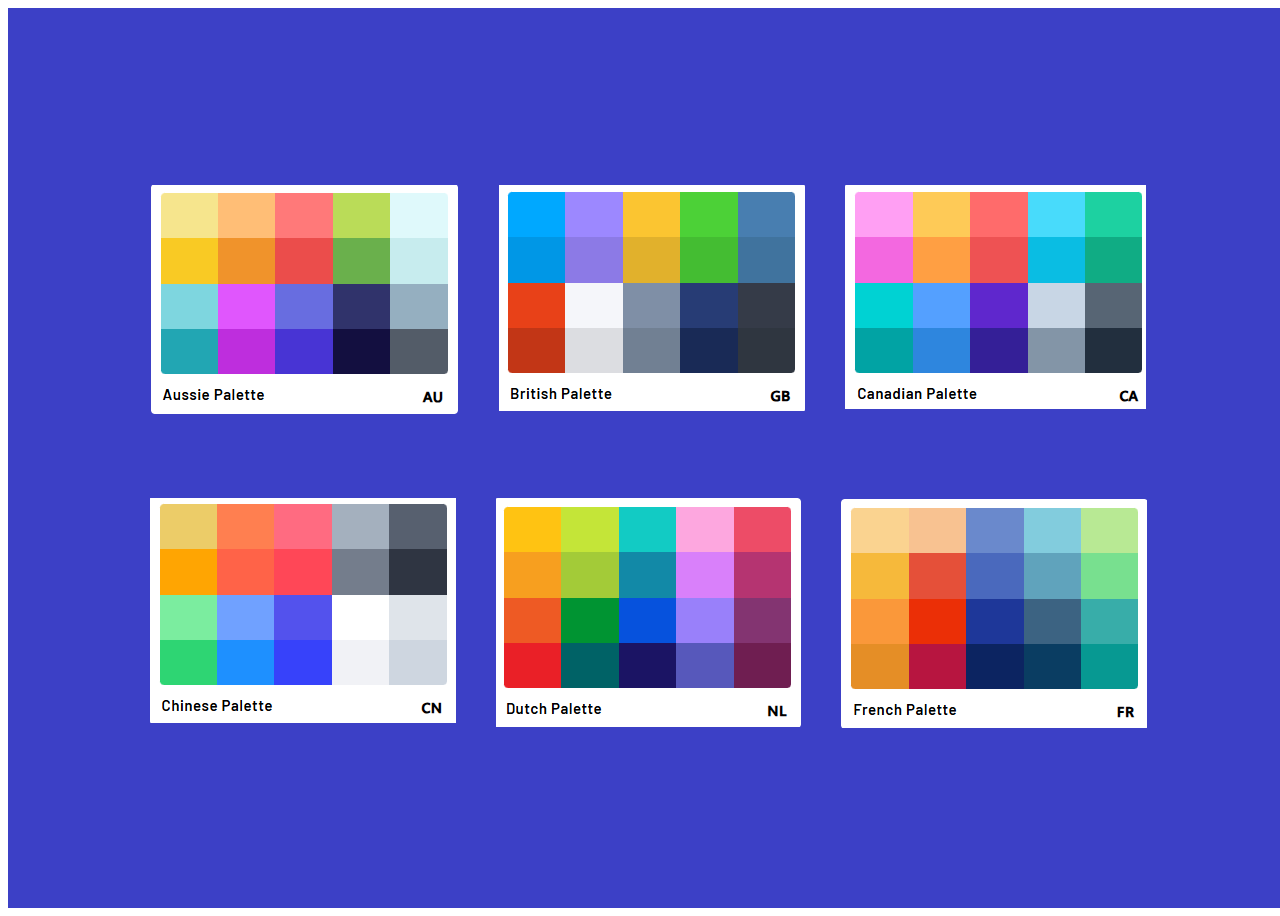
<file: New folder/Color Palate/index.html>
<!DOCTYPE html>
<html lang="en">
<head>
    <meta charset="UTF-8">
    <meta name="viewport" content="width=device-width, initial-scale=1.0">
    <title>Document</title>
    <link rel="stylesheet" href="./style.css">
</head>
<body><div class="main" >
    <div class="color-box">
                    <div class="one" >
                    <div><a href="./aussie.html"><img src="./image/1.png"></a></div>
                    <div><a href="./british.html"><img src="./image/2.png"></a></div>
                    <div><a href="./canadian.html"><img src="./image/3.png"></a></div>
                    </div>
                    <div class="two">
                    <div><a href="./chiness.html"><img src="./image/4.png"></a></div>
                    <div><a href="./dutch.html"><img src="./image/5.png"></a></div>
                    <div><a href="./french.html"><img src="./image/6.png"></a></div>
                    </div>
    </div></div>
    



    
    
</body>
</html>
</file>
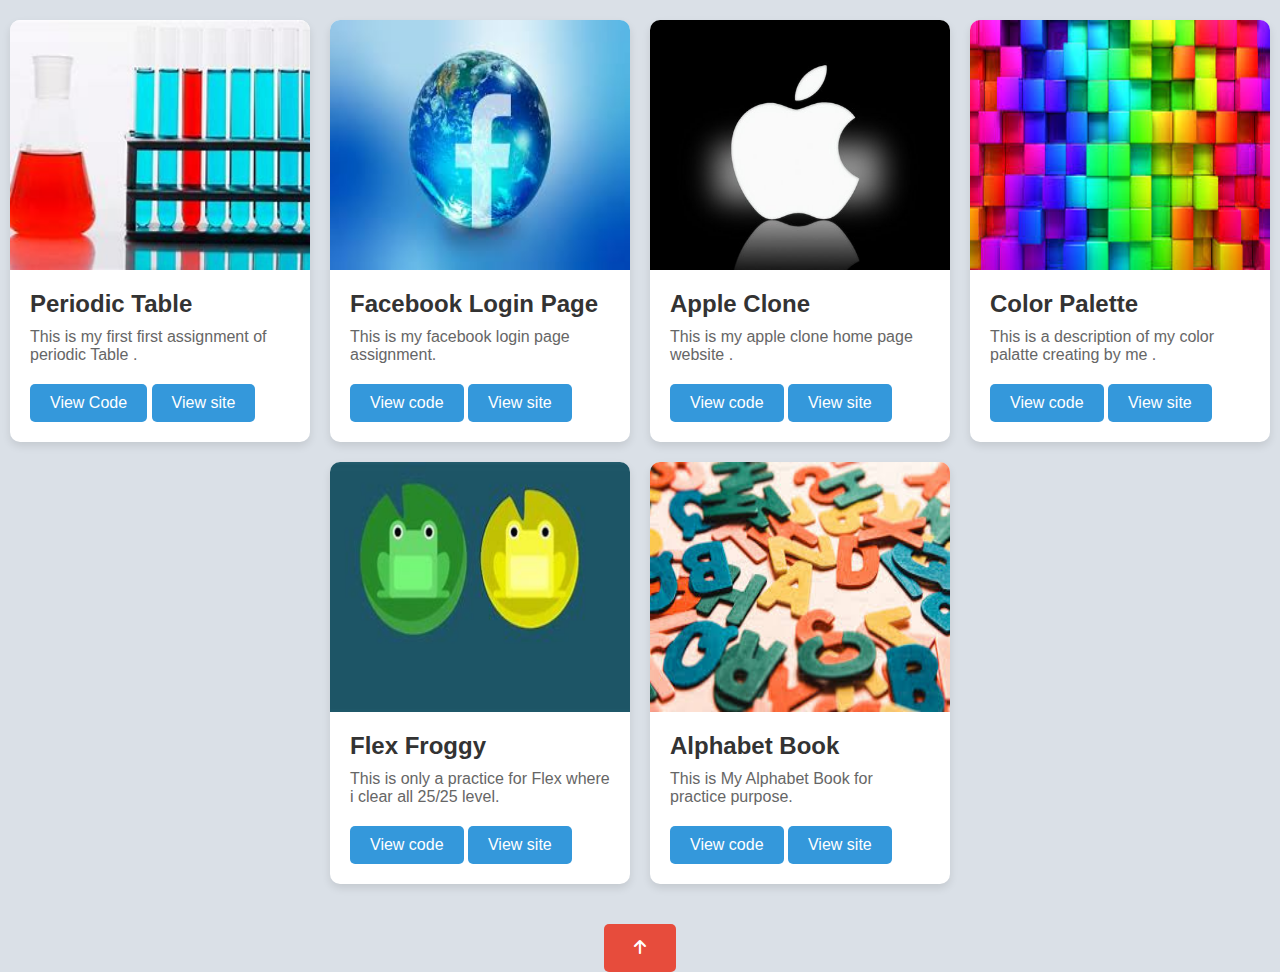
<file: caed.html>
<!DOCTYPE html>
<html lang="en">
<head>
    <meta charset="UTF-8">
    <meta name="viewport" content="width=device-width, initial-scale=1.0">
    <title>Cards</title>
    <link rel="stylesheet" href="./style.css">
    <link rel="stylesheet" href="https://cdnjs.cloudflare.com/ajax/libs/font-awesome/6.6.0/css/all.min.css"/>
</head>
<body>
    <div class="card-container">
        <div class="card">
            <div class="card-image"><img src="./img/OIP.jfif"></div>
            <div class="card-content">
                <div><h2 class="card-title">Periodic Table</h2>
                <p class="card-description">This is my first first assignment of periodic Table .</p></div>
                <a href="https://classroom.google.com/u/1/a/turned-in/all?hl=en" class="card-button">View Code</a>
                <a href="./New folder/Assignment of periodic table/Assignment.html" class="card-button">View site</a>

            </div>
        </div>
        <div class="card">
            <div class="card-image"><img src="./img/facebook.jfif"></div>
            <div class="card-content">
                <h2 class="card-title">Facebook Login Page</h2>
                <p class="card-description">This is my facebook login page assignment.</p>
                <a href="https://github.com/SyedTanveerAhmed1999/Facebook" class="card-button">View code</a>
                <a href="./New folder/Assignment facebook login/inder.html" class="card-button">View site</a>
            </div>
        </div>
        <div class="card">
            <div class="card-image"><img src="./img/apple2.jpg"></div>
            <div class="card-content">
                <h2 class="card-title">Apple Clone </h2>
                <p class="card-description"> This is my apple clone home page website .</p>
                <a href="https://github.com/SyedTanveerAhmed1999/A-Apple" class="card-button">View code</a>
                <a href="./New folder/Apple/index.html" class="card-button">View site</a>
            </div>
        </div>
        <div class="card">
            <div class="card-image"><img src="./img/color.jfif"></div>
            <div class="card-content">
                <h2 class="card-title">Color Palette</h2>
                <p class="card-description">This is a description of my color palatte creating by me .</p>
                <a href="https://github.com/SyedTanveerAhmed1999/Color" class="card-button">View code</a>
                <a href="./New folder/Color Palate/index.html" class="card-button">View site</a>
            </div>
        </div>
        <div class="card">
            <div class="card-image"><img src="./img/flex.jfif"></div>
            <div class="card-content">
                <h2 class="card-title">Flex Froggy</h2>
                <p class="card-description">This is only a practice for Flex where i clear all 25/25 level. </p>
                <a href="#" class="card-button">View code</a>
                <a href="./img/1122334455.pngx" class="card-button">View site</a>
            </div>
        </div>
        <div class="card">
            <div class="card-image"><img src="./img/asc.jfif"></div>
            <div class="card-content">
                <h2 class="card-title">Alphabet Book</h2>
                <p class="card-description">This is My Alphabet Book for practice purpose. </p>
                <a href="#" class="card-button">View code</a>
                <a href="./New folder/Assignment of book/book.html" class="card-button">View site</a>
            </div>
    </div>
    </div>  
    <div class="extra-button-container">
        <a href="#" class="extra-button"><i class="fa-solid fa-arrow-up"></i></a>
    </div>
</body>
</html>
</file>
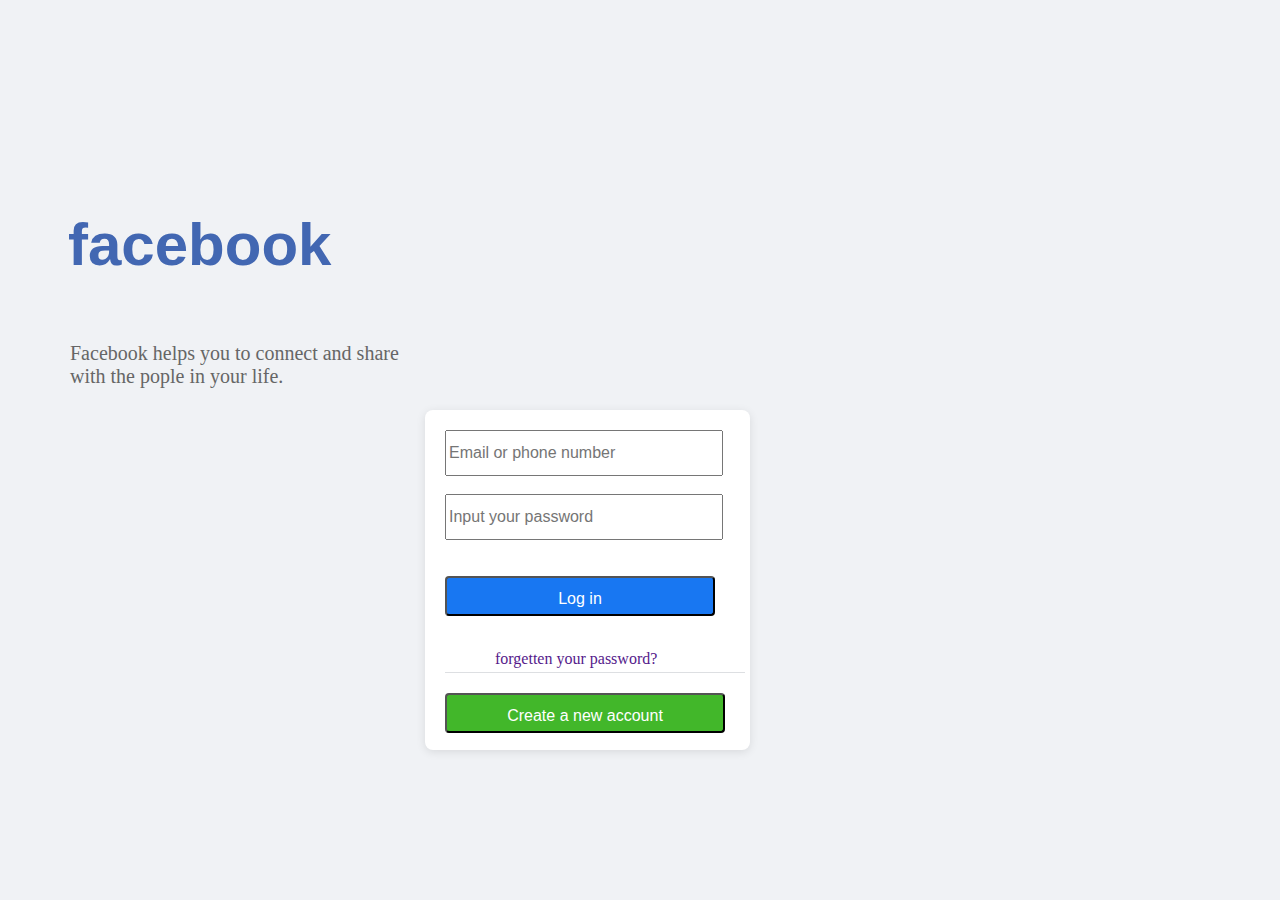
<file: New folder/Assignment facebook login/inder.html>
<!DOCTYPE html>
<html lang="en">
<head>
    <meta charset="UTF-8">
    <meta name="viewport" content="width=device-width, initial-scale=1.0">
    <title>Facebook</title>
    <link rel="stylesheet" href="./style.css">
</head>
<body class="body">
    <br/>
    <br/>
    <br/>
    
    <div class="w"><p class="facebookfont"><b>facebook</b></p></div>
    <div class="word"><p class="facebookwords">Facebook helps you to connect and share <br/>with the pople in your life.</p>
    <div class="div1">
        <div class="div2">
            <form>
        <label   for="usernsme"></label>
        <input class="input" id="usernsme" placeholder="Email or phone number"   type="email" required ><br/><br/>
        <label  for="password"></label>
        <input class="input" id="password" type="password" required placeholder="Input your password">
        <br/><br/><br/>
        <button class="sub" type="submit">Log in</button> <br/><br/> 
    <a  href=""><p>forgetten your password?</p></a><br/> 
    <div class="divider"></div>
    <button class="create" type="menu" >Create a new account</button>
</form>

    </div>


    
</body>
</html>
</file>
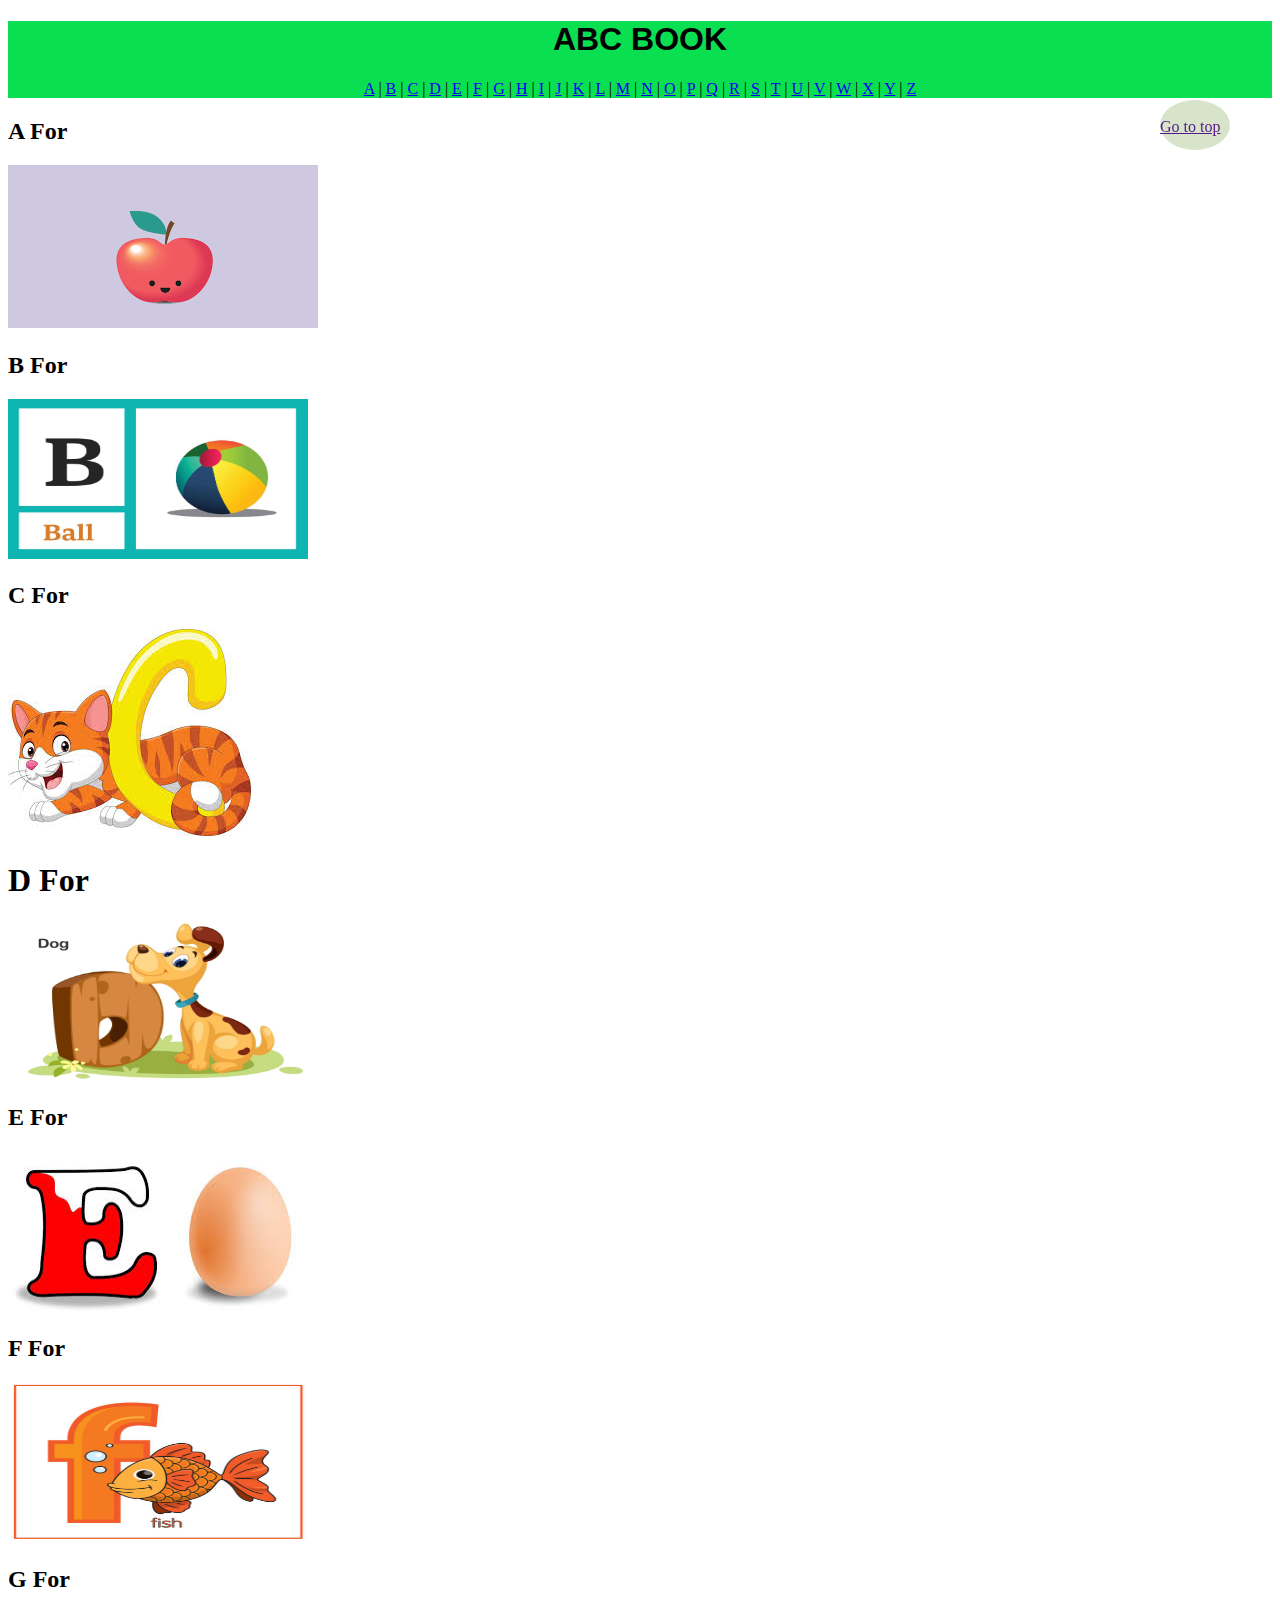
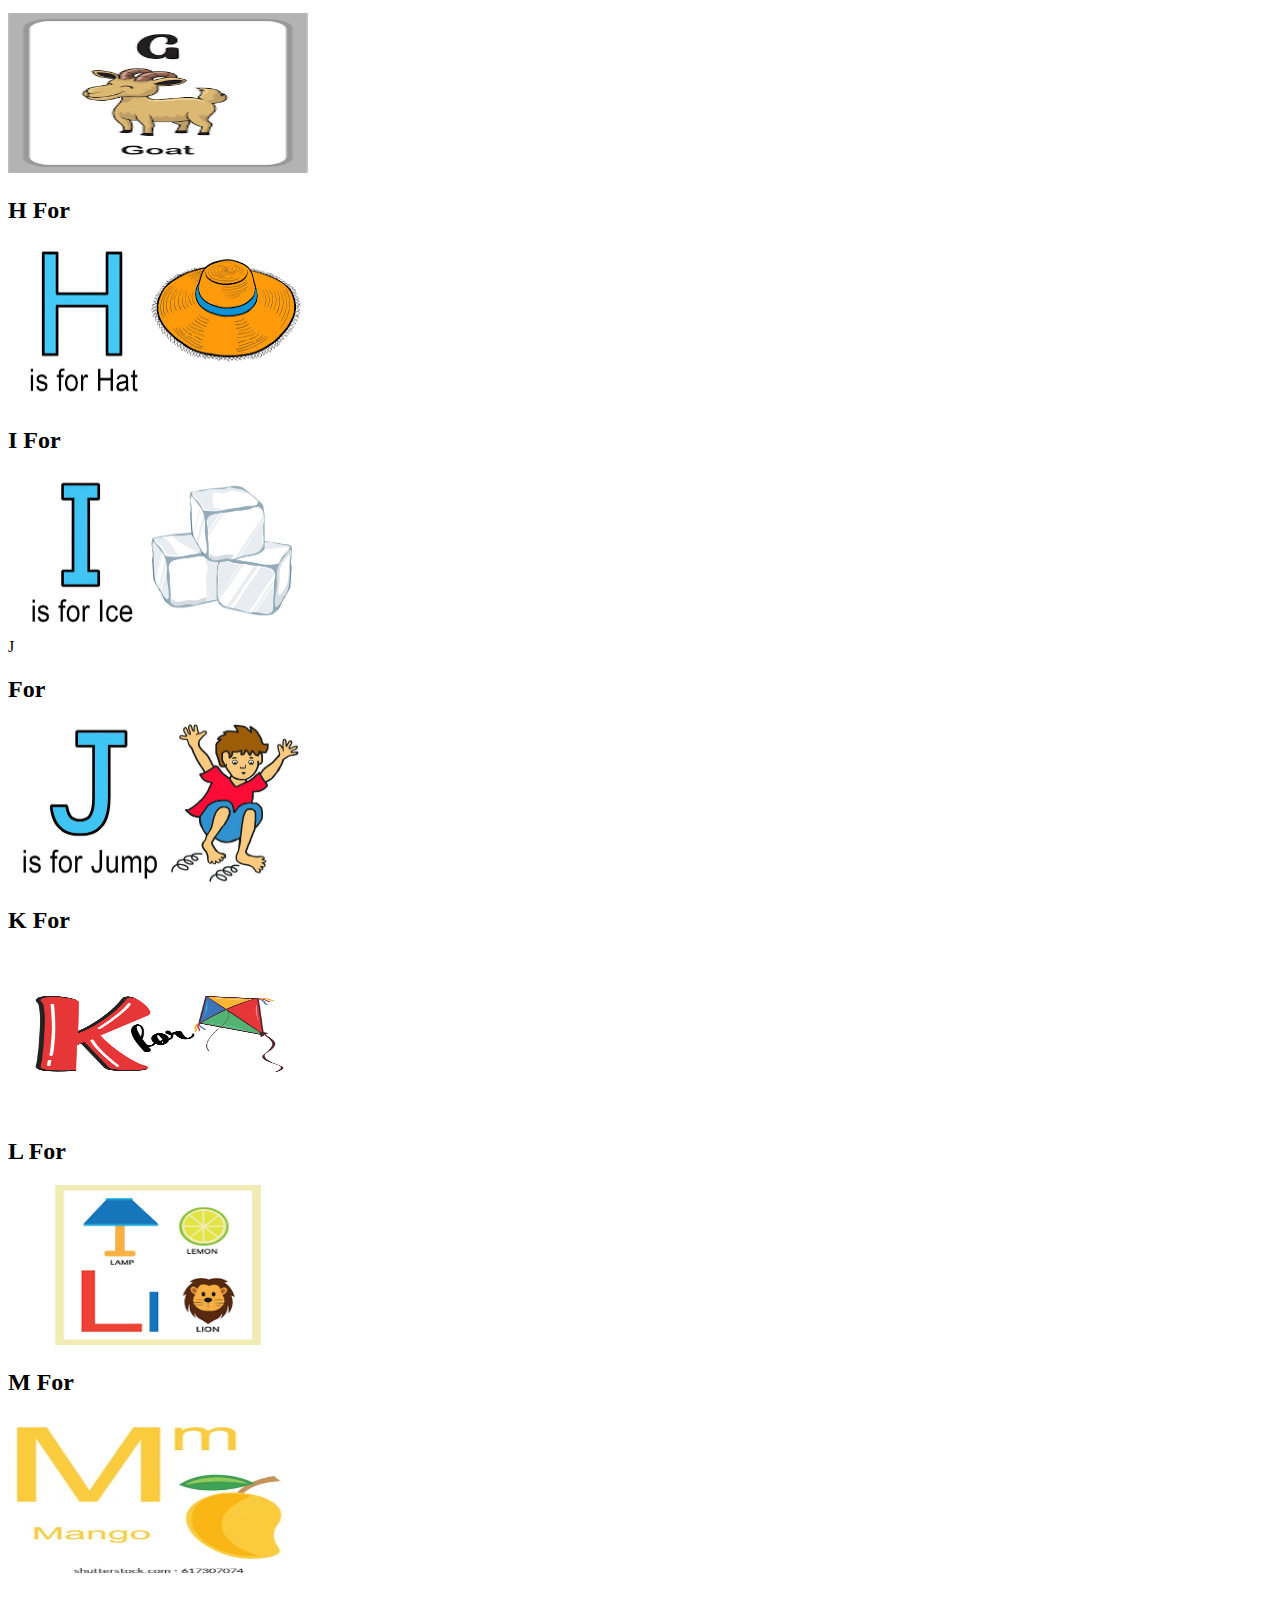
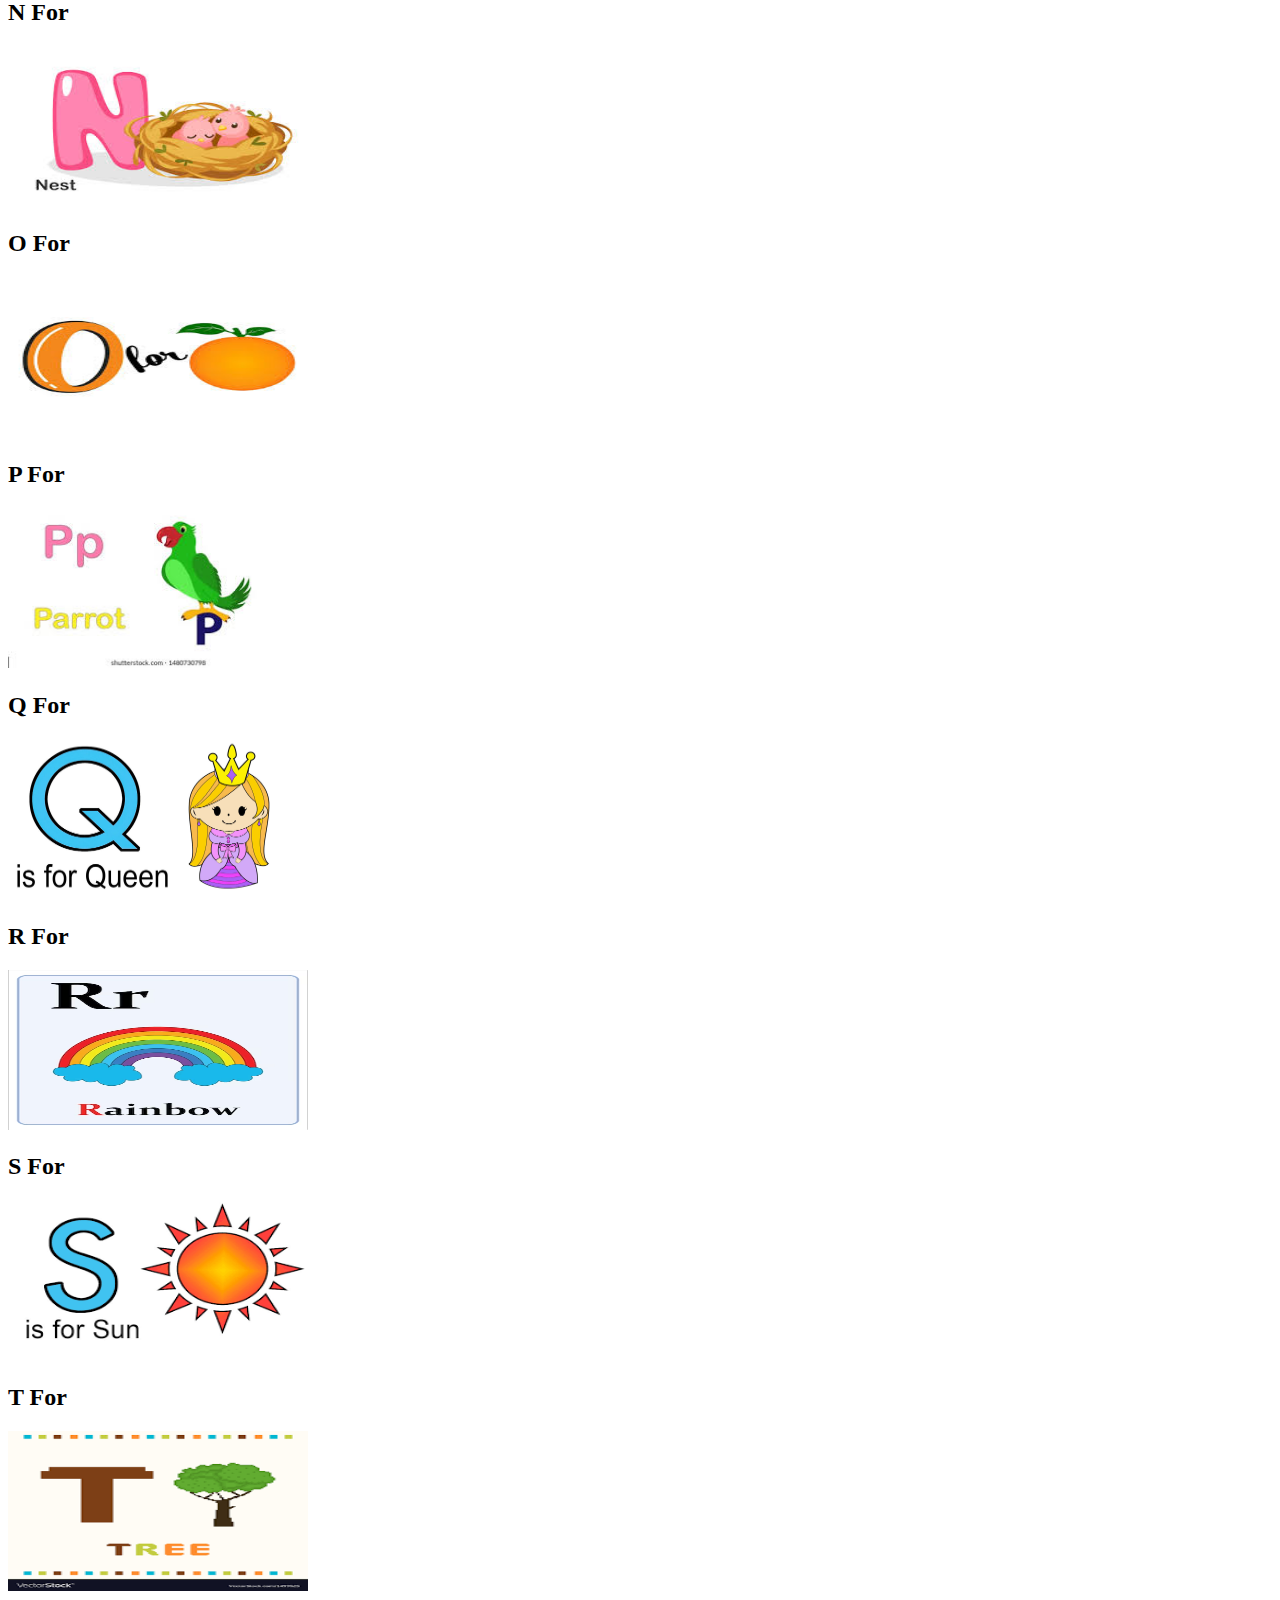
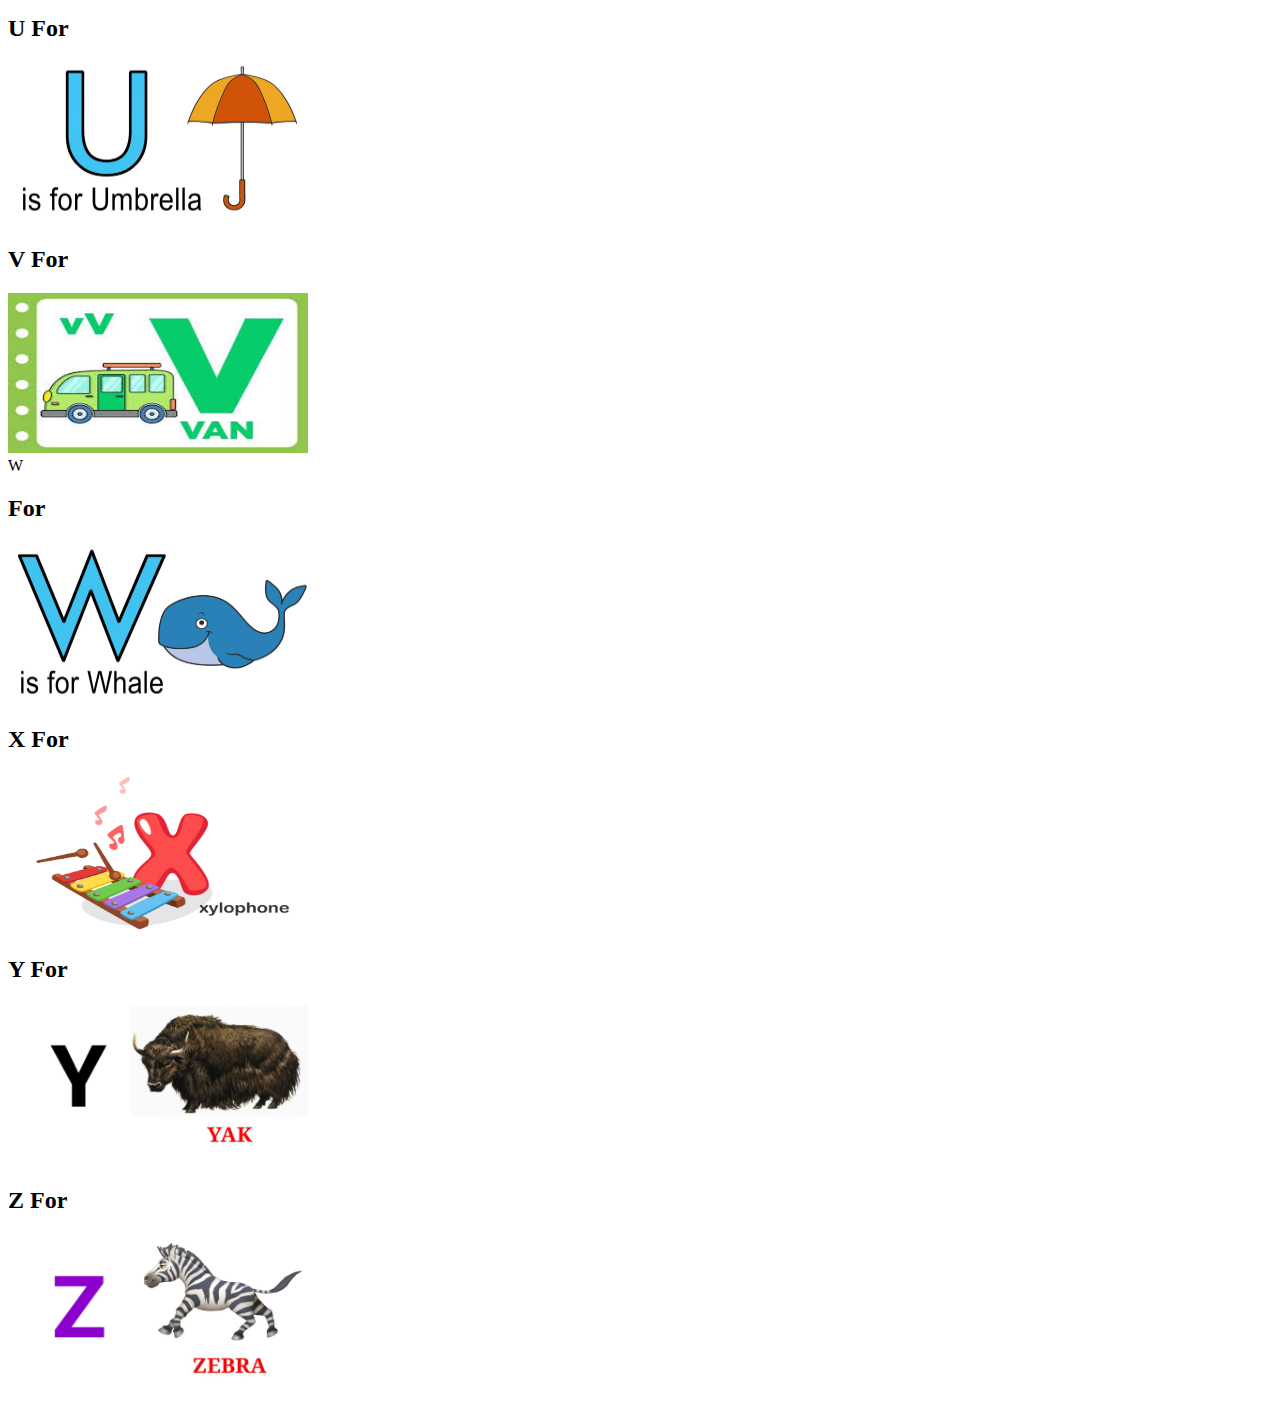
<file: New folder/Assignment of book/book.html>
<!DOCTYPE html>
<html lang="en">
<head>
    <meta charset="UTF-8">
    <meta name="viewport" content="width=device-width, initial-scale=1.0">
    <link rel="stylesheet" href="style.css">
    <title>Document</title>
   
</head>
<body>
    <div class="fixed"> <br/><a href="">Go to top</a></div>
    <div class=Top><h1  class="ABC" >ABC BOOK</h1>
        <p>
            <a href="#A">A</a> |
            <a href="#B">B</a> |
            <a href="#C">C</a> |
            <a href="#D">D</a> |
            <a href="#E">E</a> |
            <a href="#F">F</a> |
            <a href="#G">G</a> |
            <a href="#H">H</a> |
            <a href="#I">I</a> |
            <a href="#J">J</a> |
            <a href="#K">K</a> |
            <a href="#L">L</a> |
            <a href="#M">M</a> |
            <a href="#N">N</a> |
            <a href="#O">O</a> |
            <a href="#P">P</a> |
            <a href="#Q">Q</a> |
            <a href="#R">R</a> |
            <a href="#S">S</a> |
            <a href="#T">T</a> |
            <a href="#U">U</a> |
            <a href="#V">V</a> |
            <a href="#W">W</a> |
            <a href="#X">X</a> |
            <a href="#Y">Y</a> |
            <a href="#Z">Z</a>
        </p>
        
</div>
<main>
    <section id="A">
        <h2>A For</h2>
        <img src="./Image/images.png" alt="A Image">
        
    <section id="B">
        <h2>B For</h2>
        <img width="300px" height="160px" src="./Image/ball.jpg">
</section>
<section id="C"></section>
<h2>C For</h2>
<img src="./Image/images.jfif">
    </section>
    <section id="D">
        <h1>D For</h1>
        <img width="300px" height="160px" src="./Image/dog.jpg">
    </section>
    

    <section id="E">
        <h2>E For</h2>
        <img width="300px" height="160px" src="./Image/egg.jfif">
            </section>
            

    </section>


    <section id="F">
        <h2>F For</h2>
        <img width="300px" height="160px" src="./Image/fish.jpg">
            </section>
            

    </section> <section id="G">
        <h2>G For</h2>
        <img width="300px" height="160px" src="./Image/G.png">
            </section>
            

    </section> <section id="H">
        <h2>H For</h2>
        <img width="300px" height="160px" src="./Image/H.png">
            </section>
            

    </section> <section id="I">
        <h2>I For</h2>
        <img width="300px" height="160px" src="./Image/I.jpg">
            </section>
            

    </section>J <section id="J">
        <h2> For</h2>
        <img width="300px" height="160px" src="./Image/J.jpg">
            </section>
            

    </section> <section id="K">
        <h2>K For</h2>
        <img width="300px" height="160px" src="./Image/K.jpg">
            </section>
            

    </section> <section id="L">
        <h2>L For</h2>
        <img width="300px" height="160px" src="./Image/L.png">
            </section>
            

    </section> <section id="M">
        <h2>M For</h2>
        <img width="300px" height="160px" src="./Image/M.webp">
            </section>
            

    </section> <section id="N">
        <h2>N For</h2>
        <img width="300px" height="160px" src="./Image/N.jfif">
            </section>
            

    </section> <section id="O">
        <h2>O For</h2>
        <img width="300px" height="160px" src="./Image/O.jfif">
            </section>
            

    </section> <section id="P">
        <h2>P For</h2>
        <img width="300px" height="160px" src="./Image/P.jfif">
            </section>
            

    </section> <section id="Q">
        <h2>Q For</h2>
        <img width="300px" height="160px" src="./Image/Q.jpg">
            </section>
            

    </section> <section id="R">
        <h2>R For</h2>
        <img width="300px" height="160px" src="./Image/R.avif">
            </section>
            

    </section> <section id="S">
        <h2>S For</h2>
        <img width="300px" height="160px" src="./Image/S.png">
            </section>
            

    </section> <section id="T">
        <h2>T For</h2>
        <img width="300px" height="160px" src="./Image/T.png">
            </section>
            

    </section> <section id="U">
        <h2>U For</h2>
        <img width="300px" height="160px" src="./Image/U.jpg">
            </section>
            

    </section> <section id="V">
        <h2>V For</h2>
        <img width="300px" height="160px" src="./Image/v.jfif">
            </section>
            

    </section>W <section id="W">
        <h2> For</h2>
        <img width="300px" height="160px" src="./Image/W.jpg">

            </section>
            <section id="X">
                <h2>X For</h2>
                <img width="300px" height="160px" src="./Image/X.jpg">
                    </section>
                    
        
            </section>        

    </section> <section id="Y">
        <h2>Y For</h2>
        <img width="300px" height="160px" src="./Image/Y.jpg">
            </section>
            

    </section> <section id="Z">
        <h2>Z For</h2>
        <img width="300px" height="160px" src="./Image/Z.jpg">
            </section>
            

    </section>
    

</main>
    
</body>
</html>
</file>
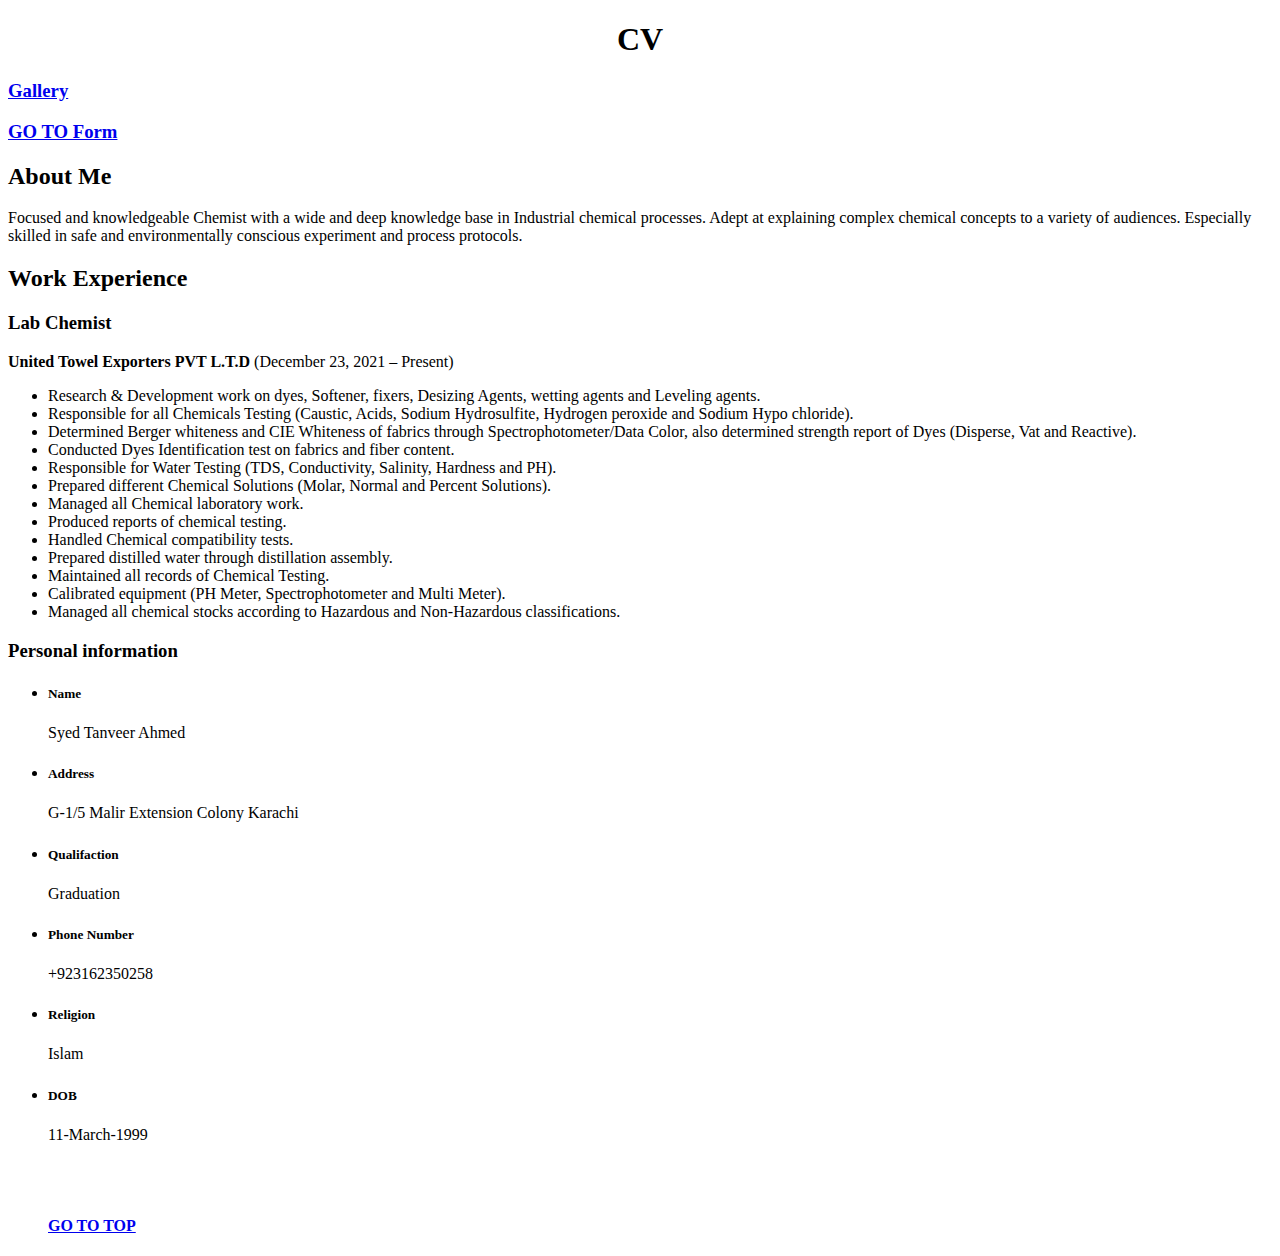
<file: New folder/Assignment of Cv and Form/CV.html>
<!DOCTYPE html>
<html >
</style>
</head>
<body>
    <h1 style="text-align: center;">CV</h1>
    <a href="./Gallery.html"><h3>Gallery</h3></a>
        <a href="./Form.html"><h3>GO TO Form</h3></a> 

        </video>

   

        <h2>About Me</h2>
        <p>Focused and knowledgeable Chemist with a wide and deep knowledge base in Industrial chemical processes. Adept at explaining complex chemical concepts to a variety of audiences. Especially skilled in safe and environmentally conscious experiment and process protocols.</p>
    </section>


        <h2>Work Experience</h2>
            <h3>Lab Chemist</h3>
            <p><strong>United Towel Exporters PVT L.T.D</strong> (December 23, 2021 – Present)</p>
            <ul>
                <li>Research & Development work on dyes, Softener, fixers, Desizing Agents, wetting agents and Leveling agents.</li>
                <li>Responsible for all Chemicals Testing (Caustic, Acids, Sodium Hydrosulfite, Hydrogen peroxide and Sodium Hypo chloride).</li>
                <li>Determined Berger whiteness and CIE Whiteness of fabrics through Spectrophotometer/Data Color, also determined strength report of Dyes (Disperse, Vat and Reactive).</li>
                <li>Conducted Dyes Identification test on fabrics and fiber content.</li>
                <li>Responsible for Water Testing (TDS, Conductivity, Salinity, Hardness and PH).</li>
                <li>Prepared different Chemical Solutions (Molar, Normal and Percent Solutions).</li>
                <li>Managed all Chemical laboratory work.</li>
                <li>Produced reports of chemical testing.</li>
                <li>Handled Chemical compatibility tests.</li>
                <li>Prepared distilled water through distillation assembly.</li>
                <li>Maintained all records of Chemical Testing.</li>
                <li>Calibrated equipment (PH Meter, Spectrophotometer and Multi Meter).</li>
                <li>Managed all chemical stocks according to Hazardous and Non-Hazardous classifications.</li>
            </ul>
            <h3>Personal information</h3>
            <ul>
                <li><h5>Name</h5></b>Syed Tanveer Ahmed</p></li>
                <li><h5>Address</h5></b>G-1/5 Malir Extension Colony Karachi</p></li>
                <li><h5>Qualifaction</h5></b>Graduation </p></li>
                <li><h5>Phone Number</h5></b>+923162350258</p></li>
                <li><h5>Religion</h5></b>Islam</p></li>
                <li><h5>DOB</h5></b>11-March-1999</p></li>
                <br/>
                <br/>
                     <a href="./CV.html"><h4>GO TO TOP </h4></a>







            </ul>
        </article>
    </section>
</body>
</html>
</file>
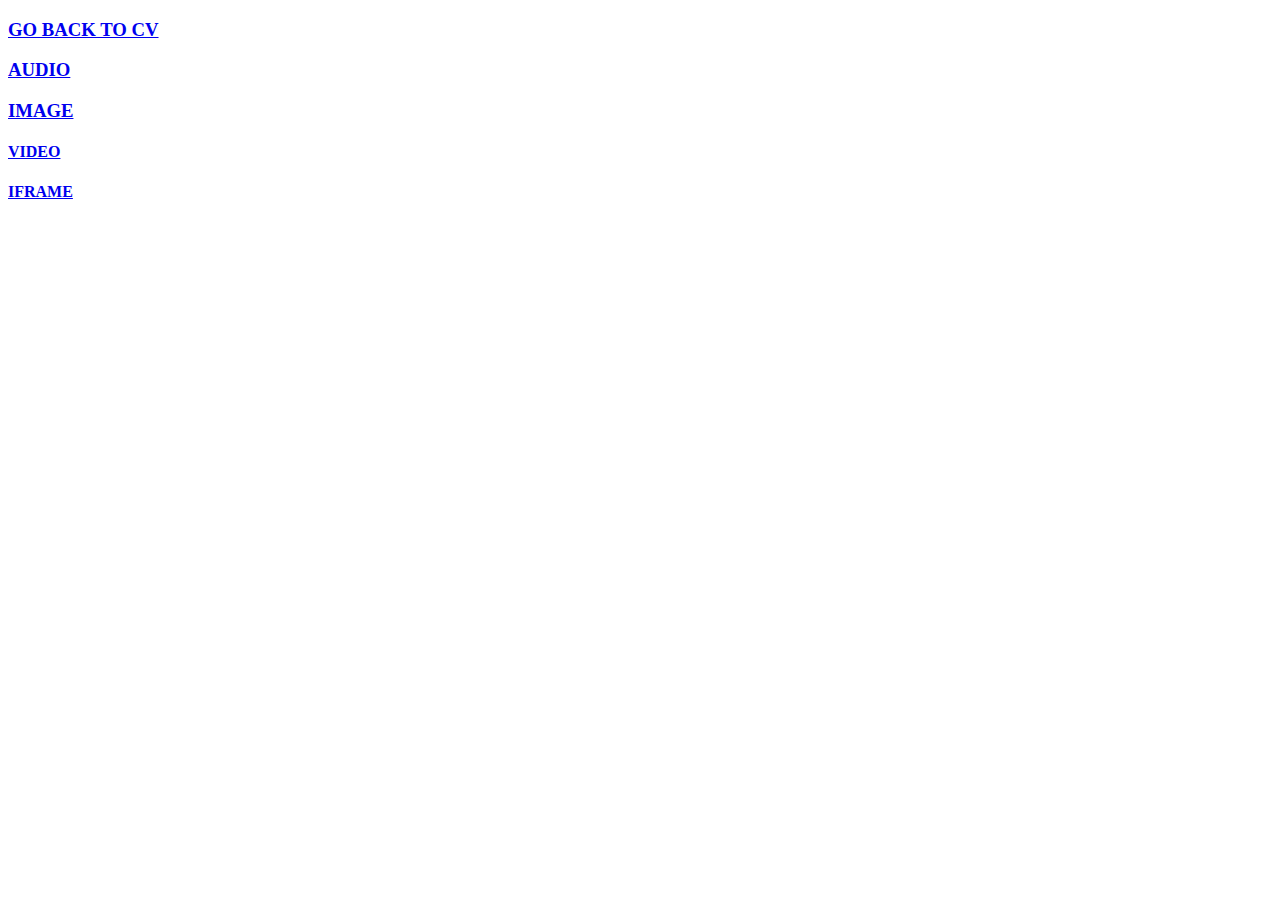
<file: New folder/Assignment of Cv and Form/Gallery.html>
<!DOCTYPE html>
<html >
</style>
</head>
<body>
    <a href="./CV.html"><h3><b>GO BACK TO CV</b></h3></a>
    <a href="./Audio.html"><h3>AUDIO</h3></a>
    <a href="./IMAGE/female-silhouette-headlamp-wet-brick-tunnel-green-forest-background-picturer-was-taken-slovakia-slavosovsky-tunel-203137639.webp"><h3>IMAGE</h3></a>
    <a href="./Video/Beautiful Sunrise Time lapse _ Unedited _ No Copyright Video _ Hamilton, New Zealand.mp4"><h4>VIDEO</h4></a>
    <a href="./IFrame.html"><h4>IFRAME</h4></a>
</body>
</file>
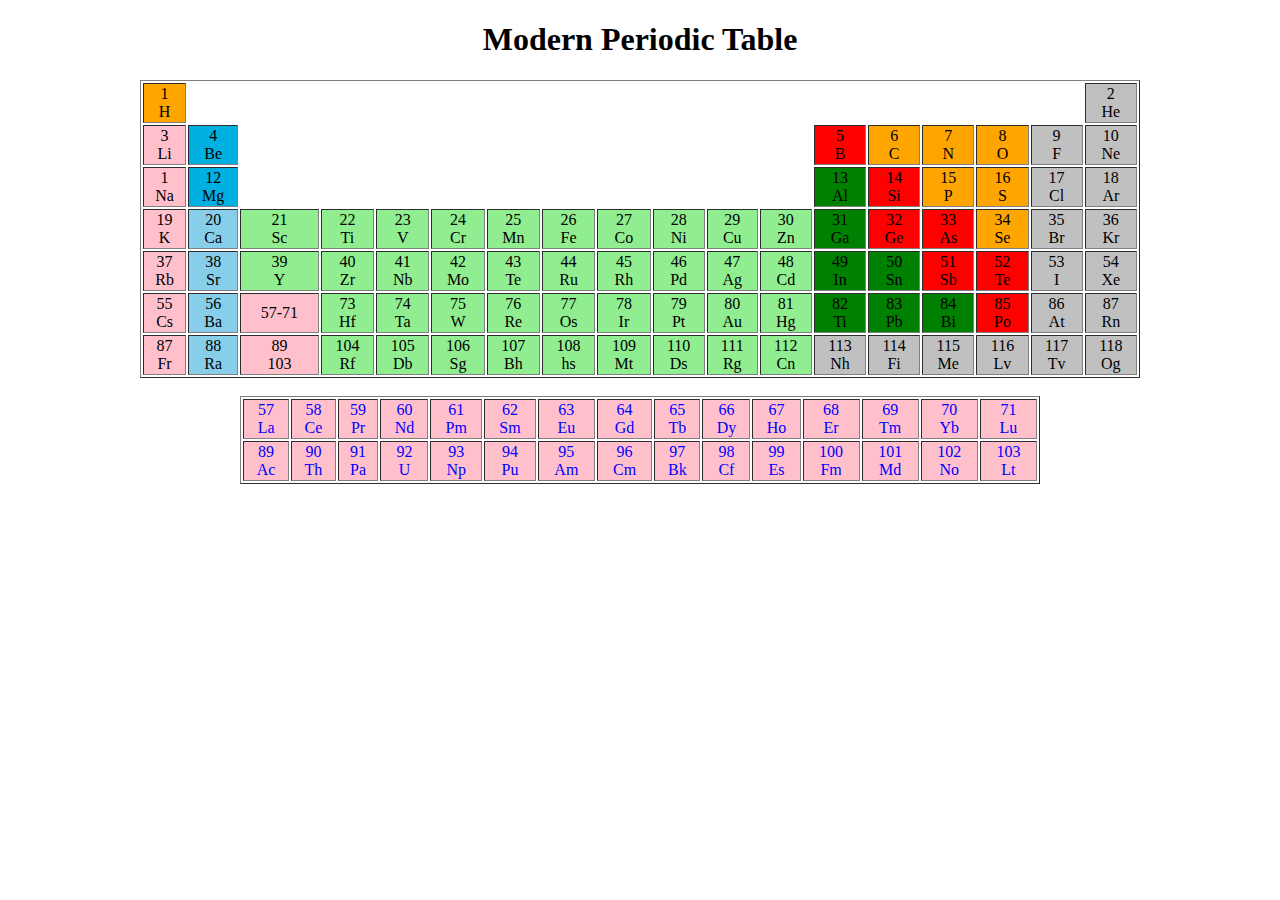
<file: New folder/Assignment of periodic table/Assignment.html>
<!DOCTYPE html>
<head>
<title>Tanver Periodic Table</title>
<body style="background: ./;" >
<h1 style="text-align: center;" bgcolor="red">Modern Periodic Table</h1>
<table style="text-align:center ;" align="center" border="1" width="1000">
    <tr align="center" >
        <td bgcolor="Orange"><font color="Black">1<br/>H</font> </td>
        <td style="border: none;" colspan="16"></td>
        <td bgcolor="silver" ><font color="Black"> 2</br>He </font></td>
    </tr>
    <tr>
        <td bgcolor="pink"><font color="Black">3<br/>Li</font> </td>
        <td bgcolor=skyblue""><font color="Black">4<br/>Be</font> </td>
        <td style="border:none ;" colspan="10"></td>
        <td bgcolor="red"><font color="Black">5<br/>B</font> </td>
        <td bgcolor="Orange"><font color="Black">6<br/>C</font> </td>
        <td bgcolor="Orange"><font color="Black">7<br/>N</font> </td>
        <td bgcolor="Orange"><font color="Black">8<br/>O</font> </td>
        <td bgcolor="Silver"><font color="Black">9<br/>F</font> </td>
        <td bgcolor="Silver"><font color="Black">10<br/>Ne</font> </td>
    </tr>
    <tr align="center" >
        <td bgcolor="pink"><font color="Black">1<br/>Na</font> </td>
        <td bgcolor=skyblue""><font color="Black">12<br/>Mg</font> </td>
        <td style="empty-cells: hide;" colspan="10"></td>
        <td bgcolor="green"><font color="Black">13<br/>Al</font> </td>
        <td bgcolor="red"><font color="Black">14<br/>Si</font> </td>
        <td bgcolor="Orange"><font color="Black">15<br/>P</font> </td>
        <td bgcolor="Orange"><font color="Black">16<br/>S</font> </td>
        <td bgcolor="Silver"><font color="Black">17<br/>Cl</font> </td>
        <td bgcolor="Silver"><font color="Black">18<br/>Ar</font> </td>
    </tr>
<tr>
        <td bgcolor="pink"><font color="Black">19<br/>K</font> </td>
        <td bgcolor="skyblue"><font color="Black">20<br/>Ca</font> </td>
        <td bgcolor="Lightgreen"><font color="Black">21<br/>Sc</font> </td>
        <td bgcolor="Lightgreen"><font color="Black">22<br/>Ti</font> </td>
        <td bgcolor="Lightgreen"><font color="Black">23<br/>V</font> </td>
        <td bgcolor="Lightgreen"><font color="Black">24<br/>Cr</font> </td>
        <td bgcolor="Lightgreen"><font color="Black">25<br/>Mn</font> </td>
        <td bgcolor="Lightgreen"><font color="Black">26<br/>Fe</font> </td>
        <td bgcolor="Lightgreen"><font color="Black">27<br/>Co</font> </td>
        <td bgcolor="Lightgreen"><font color="Black">28<br/>Ni</font> </td>
        <td bgcolor="Lightgreen"><font color="Black">29<br/>Cu</font> </td>
        <td bgcolor="Lightgreen"><font color="Black">30<br/>Zn</font> </td>
        <td bgcolor="green"><font color="Black">31<br/>Ga</font> </td>
        <td bgcolor="red"><font color="Black">32<br/>Ge</font> </td>
        <td bgcolor="red"><font color="Black">33<br/>As</font> </td>
        <td bgcolor="Orange"><font color="Black">34<br/>Se</font> </td>
        <td bgcolor="Silver"><font color="Black">35<br/>Br</font> </td>
        <td bgcolor="Silver"><font color="Black">36<br/>Kr</font> </td>
    </tr>
<tr>
        <td bgcolor="pink"><font color="Black">37<br/>Rb</font> </td>
        <td bgcolor="skyblue"><font color="Black">38<br/>Sr</font> </td>
        <td bgcolor="Lightgreen"><font color="Black">39<br/>Y</font> </td>
        <td bgcolor="Lightgreen"><font color="Black">40<br/>Zr</font> </td>
        <td bgcolor="Lightgreen"><font color="Black">41<br/>Nb</font> </td>
        <td bgcolor="Lightgreen"><font color="Black">42<br/>Mo</font> </td>
        <td bgcolor="Lightgreen"><font color="Black">43<br/>Te</font> </td>
        <td bgcolor="Lightgreen"><font color="Black">44<br/>Ru</font> </td>
        <td bgcolor="Lightgreen"><font color="Black">45<br/>Rh</font> </td>
        <td bgcolor="Lightgreen"><font color="Black">46<br/>Pd</font> </td>
        <td bgcolor="Lightgreen"><font color="Black">47<br/>Ag</font> </td>
        <td bgcolor="Lightgreen"><font color="Black">48<br/>Cd</font> </td>
        <td bgcolor="green"><font color="Black">49<br/>In</font> </td>
        <td bgcolor="green"><font color="Black">50<br/>Sn</font> </td>
        <td bgcolor="red"><font color="Black">51<br/>Sb</font> </td>
        <td bgcolor="red"><font color="Black">52<br/>Te</font> </td>
        <td bgcolor="Silver"><font color="Black">53<br/>I</font> </td>
        <td bgcolor="Silver"><font color="Black">54<br/>Xe</font> </td>
    </tr>
<tr>
        <td bgcolor="pink"><font color="Black">55<br/>Cs</font> </td>
        <td bgcolor="skyblue"><font color="Black">56<br/>Ba</font> </td>
        <td bgcolor="pink"><font color="Black">57-71</font> </td>
        <td bgcolor="Lightgreen"><font color="Black">73<br/>Hf</font> </td>
        <td bgcolor="Lightgreen"><font color="Black">74<br/>Ta</font> </td>
        <td bgcolor="Lightgreen"><font color="Black">75<br/>W</font> </td>
        <td bgcolor="Lightgreen"><font color="Black">76<br/>Re</font> </td>
        <td bgcolor="Lightgreen"><font color="Black">77<br/>Os</font> </td>
        <td bgcolor="Lightgreen"><font color="Black">78<br/>Ir</font> </td>
        <td bgcolor="Lightgreen"><font color="Black">79<br/>Pt</font> </td>
        <td bgcolor="Lightgreen"><font color="Black">80<br/>Au</font> </td>
        <td bgcolor="Lightgreen"><font color="Black">81<br/>Hg</font> </td>
        <td bgcolor="green"><font color="Black">82<br/>Ti</font> </td>
        <td bgcolor="green"><font color="Black">83<br/>Pb</font> </td>
        <td bgcolor="green"><font color="Black">84<br/>Bi</font> </td>
        <td bgcolor="red"><font color="Black">85<br/>Po</font> </td>
        <td bgcolor="silver"><font color="Black">86<br/>At</font> </td>
        <td bgcolor="silver"><font color="Black">87<br/>Rn</font> </td>
    </tr>
<tr>
        <td bgcolor="pink"><font color="Black">87<br/>Fr</font> </td>
        <td bgcolor="skyblue"><font color="Black">88<br/>Ra</font> </td>
        <td bgcolor="pink"><font color="Black">89<br/>103</font> </td>
        <td bgcolor="Lightgreen"><font color="Black">104<br/>Rf</font> </td>
        <td bgcolor="Lightgreen"><font color="Black">105<br/>Db</font> </td>
        <td bgcolor="Lightgreen"><font color="Black">106<br/>Sg</font> </td>
        <td bgcolor="Lightgreen"><font color="Black">107<br/>Bh</font> </td>
        <td bgcolor="Lightgreen"><font color="Black">108<br/>hs</font> </td>
        <td bgcolor="Lightgreen"><font color="Black">109<br/>Mt</font> </td>
        <td bgcolor="Lightgreen"><font color="Black">110<br/>Ds</font> </td>
        <td bgcolor="Lightgreen"><font color="Black">111<br/>Rg</font> </td>
        <td bgcolor="Lightgreen"><font color="Black">112<br/>Cn</font> </td>
        <td bgcolor="silver"><font color="Black">113<br/>Nh</font> </td>
        <td bgcolor="silver"><font color="Black">114<br/>Fi</font> </td>
        <td bgcolor="silver"><font color="Black">115<br/>Me</font> </td>
        <td bgcolor="silver"><font color="Black">116<br/>Lv</font> </td>
        <td bgcolor="silver"><font color="Black">117<br/>Tv</font> </td>
        <td bgcolor="silver"><font color="Black">118<br/>Og</font> </td>
       
    </tr>
</table>
</br>
<table style="text-align: center;" align="center" border='1' width="800" >
<tr>
        <td bgcolor="pink" ><font color="blue">57</br>La</font> </td>
        <td bgcolor="pink" ><font color="blue">58</br>Ce</font> </td>
        <td bgcolor="pink" ><font color="blue">59</br>Pr</font> </td>
        <td bgcolor="pink" ><font color="blue">60</br>Nd</font> </td>
        <td bgcolor="pink" ><font color="blue">61</br>Pm</font> </td>
        <td bgcolor="pink" ><font color="blue">62</br>Sm</font> </td>
        <td bgcolor="pink" ><font color="blue">63</br>Eu</font> </td>
        <td bgcolor="pink" ><font color="blue">64</br>Gd</font> </td>
        <td bgcolor="pink" ><font color="blue">65</br>Tb</font> </td>
        <td bgcolor="pink" ><font color="blue">66</br>Dy</font> </td>
        <td bgcolor="pink" ><font color="blue">67</br>Ho</font> </td>
        <td bgcolor="pink" ><font color="blue">68</br>Er</font> </td>
        <td bgcolor="pink" ><font color="blue">69</br>Tm</font> </td>
        <td bgcolor="pink" ><font color="blue">70</br>Yb</font> </td>
        <td bgcolor="pink" ><font color="blue">71</br>Lu</font> </td>
    
    </tr>
    
<tr>
      
        <td bgcolor="pink" ><font color="blue">89</br>Ac</font> </td>
        <td bgcolor="pink" ><font color="blue">90</br>Th</font> </td>
        <td bgcolor="pink" ><font color="blue">91</br>Pa</font> </td>
        <td bgcolor="pink" ><font color="blue">92</br>U</font> </td>
        <td bgcolor="pink" ><font color="blue">93</br>Np</font> </td>
        <td bgcolor="pink" ><font color="blue">94</br>Pu</font> </td>
        <td bgcolor="pink" ><font color="blue">95</br>Am</font> </td>
        <td bgcolor="pink" ><font color="blue">96</br>Cm</font> </td>
        <td bgcolor="pink" ><font color="blue">97</br>Bk</font> </td>
        <td bgcolor="pink" ><font color="blue">98</br>Cf</font> </td>
        <td bgcolor="pink" ><font color="blue">99</br>Es</font> </td>
        <td bgcolor="pink" ><font color="blue">100</br>Fm</font> </td>
        <td bgcolor="pink" ><font color="blue">101</br>Md</font> </td>
        <td bgcolor="pink" ><font color="blue">102</br>No</font> </td>
        <td bgcolor="pink" ><font color="blue">103</br>Lt</font> </td>
    
    </tr>
    
    
         </table>
    

</border>






</body>
</file>
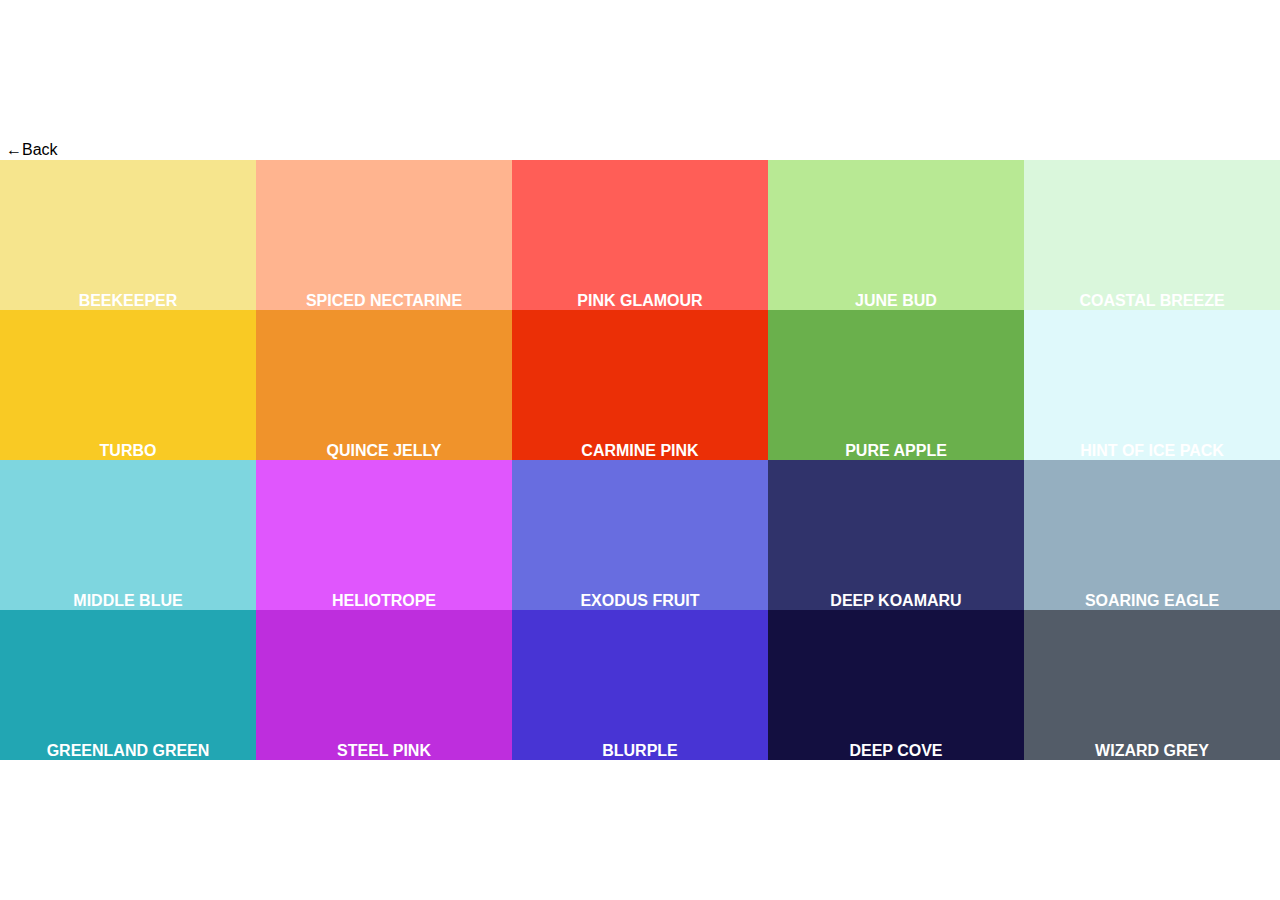
<file: New folder/Color Palate/aussie.html>
<!DOCTYPE html>
<html lang="en">
<head>
    <meta charset="UTF-8">
    <meta name="viewport" content="width=device-width, initial-scale=1.0">
    <title>Document</title>
    <link rel="stylesheet" href="./style1.css">
</head>
<body>
<header>
        <button ><a style="text-decoration: none; color: black;" href="./index.html">←Back</a></button>
</header>
<div class="color-grid" >
        <div class="color-box beekeeper"><span>BEEKEEPER</span></div>
        <div class="color-box spiced-nectarine"><span>SPICED NECTARINE</span></div>
        <div class="color-box pink-glamour"><span>PINK GLAMOUR</span></div>
        <div class="color-box june-bud"><span>JUNE BUD</span></div>
        <div class="color-box coastal-breeze"><span>COASTAL BREEZE</span></div>
        <div class="color-box turbo"><span>TURBO</span></div>
        <div class="color-box quince-jelly"><span>QUINCE JELLY</span></div>
        <div class="color-box carmine-pink"><span>CARMINE PINK</span></div>
        <div class="color-box pure-apple"><span>PURE APPLE</span></div>
        <div class="color-box hint-of-ice-pack">HINT OF ICE PACK</span></div>
        <div class="color-box middle-blue"><span>MIDDLE BLUE</span></div>
        <div class="color-box heliotrope"><span>HELIOTROPE</span></div>
        <div class="color-box exodus-fruit"><span>EXODUS FRUIT</span></div>
        <div class="color-box deep-koamaru">DEEP KOAMARU</span></div>
        <div class="color-box soaring-eagle"><span>SOARING EAGLE</span></div>
        <div class="color-box greenland-green"><span>GREENLAND GREEN</span></div>
        <div class="color-box steel-pink"><span>STEEL PINK</span></div>
        <div class="color-box blurple"><span>BLURPLE</span></div>
        <div class="color-box deep-cove"><span>DEEP COVE</span></div>
        <div class="color-box wizard-grey"><span>WIZARD GREY</span></div>
    </div>
    
     


      
</body>
</html>
</file>
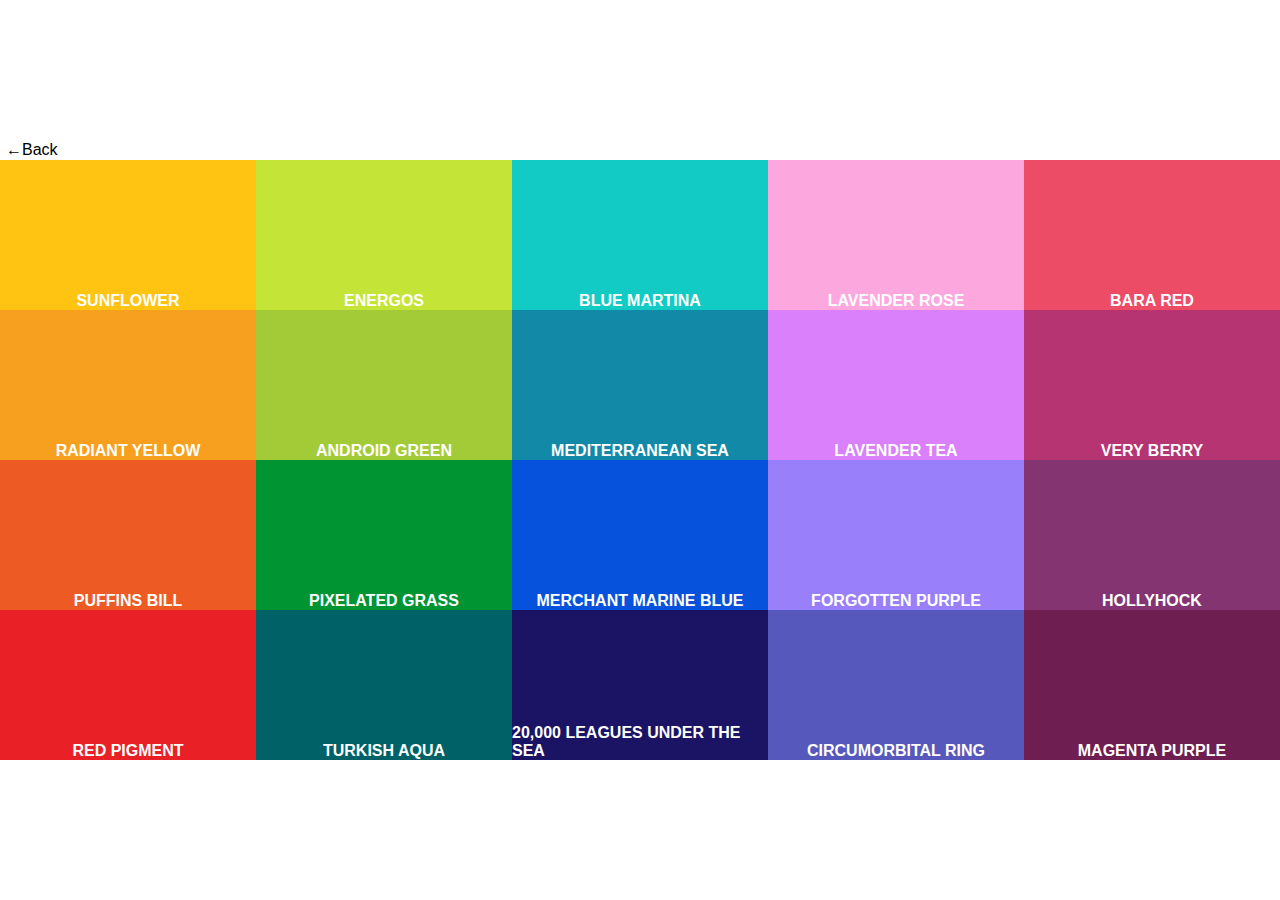
<file: New folder/Color Palate/british.html>
<!DOCTYPE html>
<html lang="en">
<head>
    <meta charset="UTF-8">
    <meta name="viewport" content="width=device-width, initial-scale=1.0">
    <title>Document</title>
    <link rel="stylesheet" href="./style5.css" >
</head>
<body>
<header>
        <button ><a style="text-decoration: none; color: black;" href="./index.html">←Back</a></button>
</header><div class="color-grid">
    <div class="color-box sunflower"><span>SUNFLOWER</span></div>
    <div class="color-box energos"><span>ENERGOS</span></div>
    <div class="color-box blue-martina"><span>BLUE MARTINA</span></div>
    <div class="color-box lavender-rose"><span>LAVENDER ROSE</span></div>
    <div class="color-box bara-red"><span>BARA RED</span></div>
    <div class="color-box radiant-yellow"><span>RADIANT YELLOW</span></div>
    <div class="color-box android-green"><span>ANDROID GREEN</span></div>
    <div class="color-box mediterranean-sea"><span>MEDITERRANEAN SEA</span></div>
    <div class="color-box lavender-tea"><span>LAVENDER TEA</span></div>
    <div class="color-box very-berry"><span>VERY BERRY</span></div>
    <div class="color-box puffins-bill"><span>PUFFINS BILL</span></div>
    <div class="color-box pixelated-grass"><span>PIXELATED GRASS</span></div>
    <div class="color-box merchant-marine-blue"><span>MERCHANT MARINE BLUE</span></div>
    <div class="color-box forgotten-purple"><span>FORGOTTEN PURPLE</span></div>
    <div class="color-box hollyhock"><span>HOLLYHOCK</span></div>
    <div class="color-box red-pigment"><span>RED PIGMENT</span></div>
    <div class="color-box turkish-aqua"><span>TURKISH AQUA</span></div>
    <div class="color-box leagues-under-the-sea"><span>20,000 LEAGUES UNDER THE SEA</span></div>
    <div class="color-box circumorbital-ring"><span>CIRCUMORBITAL RING</span></div>
    <div class="color-box magenta-purple"><span>MAGENTA PURPLE</span></div>
</div>
</body>
</html>
</file>
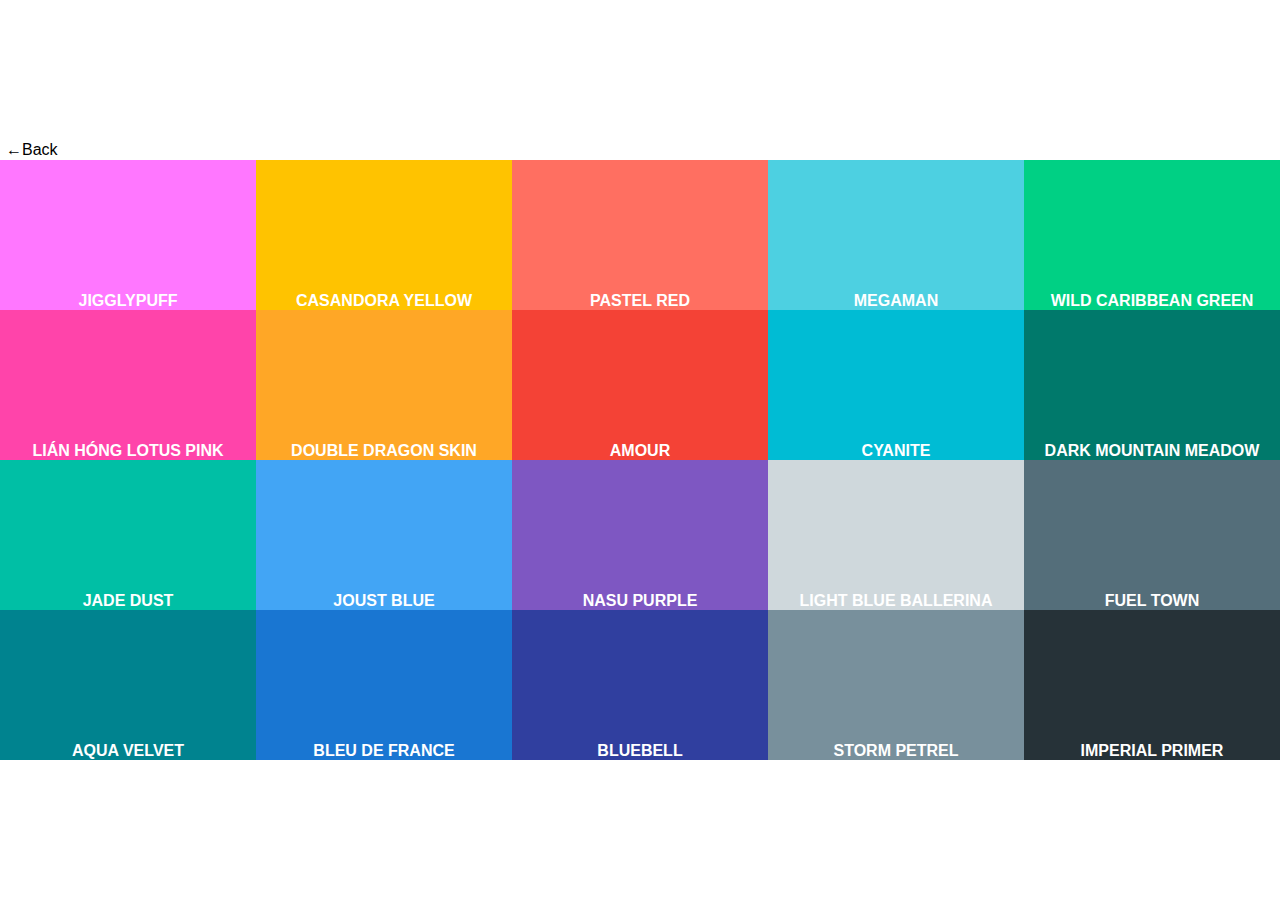
<file: New folder/Color Palate/canadian.html>
<!DOCTYPE html>
<html lang="en">
<head>
    <meta charset="UTF-8">
    <meta name="viewport" content="width=device-width, initial-scale=1.0">
    <title>Document</title>
    <link rel="stylesheet" href="./style3.css" >
</head>
<body>
<header>
        <button ><a style="text-decoration: none; color: black;" href="./index.html">←Back</a></button>
</header><div class="color-grid">
    <div class="color-box jigglypuff"><span>JIGGLYPUFF</span></div>
    <div class="color-box casandora-yellow"><span>CASANDORA YELLOW</span></div>
    <div class="color-box pastel-red"><span>PASTEL RED</span></div>
    <div class="color-box megaman"><span>MEGAMAN</span></div>
    <div class="color-box wild-caribbean-green"><span>WILD CARIBBEAN GREEN</span></div>
    <div class="color-box lian-hong-lotus-pink"><span>LIÁN HÓNG LOTUS PINK</span></div>
    <div class="color-box double-dragon-skin"><span>DOUBLE DRAGON SKIN</span></div>
    <div class="color-box amour"><span>AMOUR</span></div>
    <div class="color-box cyanite"><span>CYANITE</span></div>
    <div class="color-box dark-mountain-meadow"><span>DARK MOUNTAIN MEADOW</span></div>
    <div class="color-box jade-dust"><span>JADE DUST</span></div>
    <div class="color-box joust-blue"><span>JOUST BLUE</span></div>
    <div class="color-box nasu-purple"><span>NASU PURPLE</span></div>
    <div class="color-box light-blue-ballerina"><span>LIGHT BLUE BALLERINA</span></div>
    <div class="color-box fuel-town"><span>FUEL TOWN</span></div>
    <div class="color-box aqua-velvet"><span>AQUA VELVET</span></div>
    <div class="color-box bleu-de-france"><span>BLEU DE FRANCE</span></div>
    <div class="color-box bluebell"><span>BLUEBELL</span></div>
    <div class="color-box storm-petrel"><span>STORM PETREL</span></div>
    <div class="color-box imperial-primer"><span>IMPERIAL PRIMER</span></div>
</div>
</body>
</file>
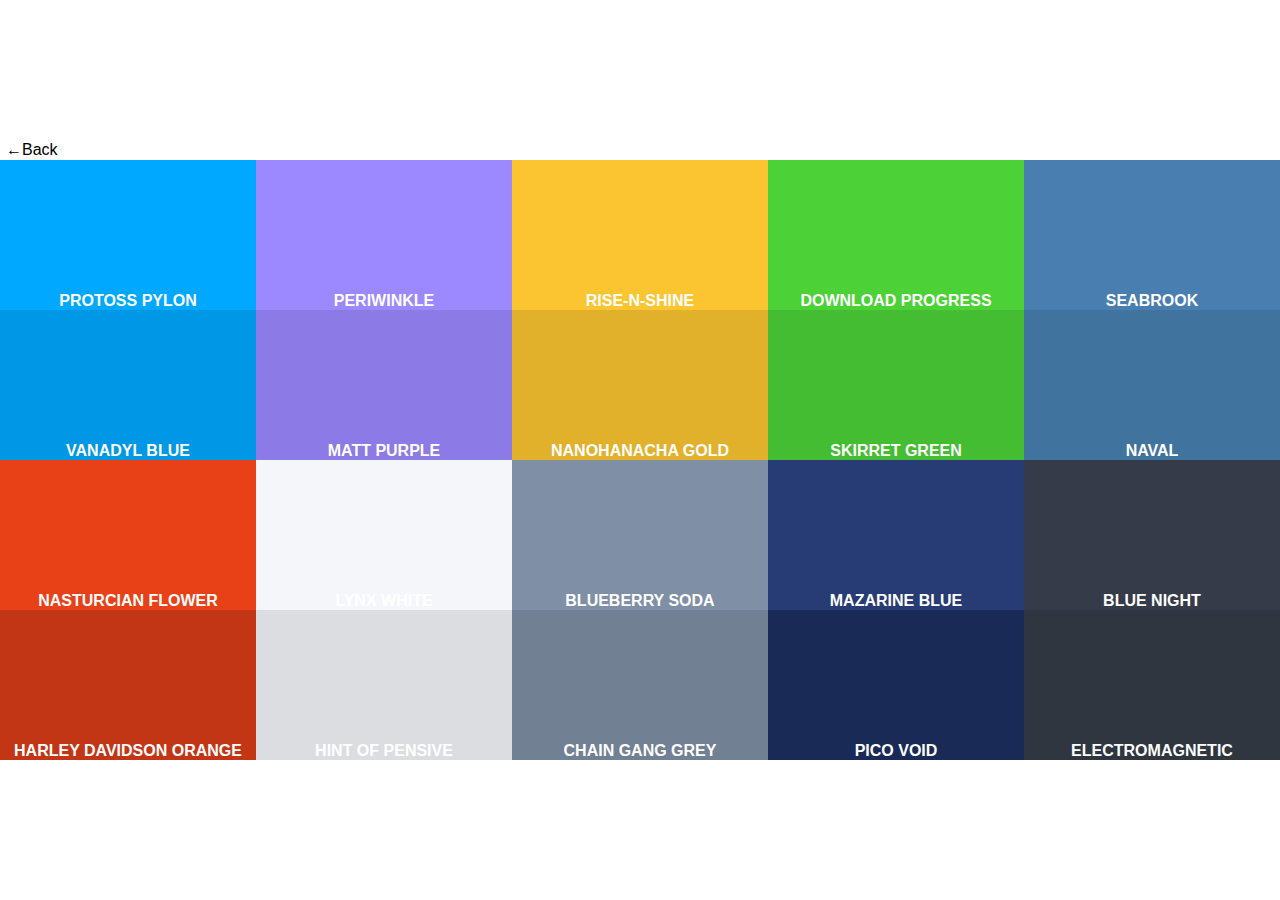
<file: New folder/Color Palate/chiness.html>
<!DOCTYPE html>
<html lang="en">
<head>
    <meta charset="UTF-8">
    <meta name="viewport" content="width=device-width, initial-scale=1.0">
    <title>Document</title>
    <link rel="stylesheet" href="./style2.css">
</head>
<body>
    <header>
        <button ><a style="text-decoration: none; color: black;" href="./index.html">←Back</a></button>
</header>
    <div class="color-grid">
        <div class="color-box protoss-pylon"><span>PROTOSS PYLON</span></div>
        <div class="color-box periwinkle"><span>PERIWINKLE</span></div>
        <div class="color-box rise-n-shine"><span>RISE-N-SHINE</span></div>
        <div class="color-box download-progress"><span>DOWNLOAD PROGRESS</span></div>
        <div class="color-box seabrook"><span>SEABROOK</span></div>
        <div class="color-box vanadyl-blue"><span>VANADYL BLUE</span></div>
        <div class="color-box matt-purple"><span>MATT PURPLE</span></div>
        <div class="color-box nanohanacha-gold"><span>NANOHANACHA GOLD</span></div>
        <div class="color-box skirret-green"><span>SKIRRET GREEN</span></div>
        <div class="color-box naval"><span>NAVAL</span></div>
        <div class="color-box nasturcian-flower"><span>NASTURCIAN FLOWER</span></div>
        <div class="color-box lynx-white"><span>LYNX WHITE</span></div>
        <div class="color-box blueberry-soda"><span>BLUEBERRY SODA</span></div>
        <div class="color-box mazarine-blue"><span>MAZARINE BLUE</span></div>
        <div class="color-box blue-night"><span>BLUE NIGHT</span></div>
        <div class="color-box harley-davidson-orange"><span>HARLEY DAVIDSON ORANGE</span></div>
        <div class="color-box hint-of-pensive"><span>HINT OF PENSIVE</span></div>
        <div class="color-box chain-gang-grey"><span>CHAIN GANG GREY</span></div>
        <div class="color-box pico-void"><span>PICO VOID</span></div>
        <div class="color-box electromagnetic"><span>ELECTROMAGNETIC</span></div>
    </div>
    
</body>
</html>
</file>
<file: New folder/Color Palate/style.css>
.main{background-color: #3c40c6;
height: 100vh;
width: 100vw;
overflow: scroll;
display: flex;
align-items: center;
justify-content: center;
flex-direction: row;

row-gap: 50px;margin: 0;
}
.color-box{
align-items:center; display: flex;flex-direction: column;
justify-content: center;row-gap: 80px;
}


.one{display: flex; gap: 40px; }
.two{display: flex; gap: 40px; }

@media (max-width: 800px) {
    .one, .two {
        flex-direction: column;}}
</file>
<file: style.css>
body {
    display: flex;
    flex-direction: column;
    align-items: center;
    justify-content: center;
    background-color:hsl(210, 22%, 88%);
    margin: 0;
    font-family: Arial, sans-serif;
}

.card-container {
    display: flex;
    flex-wrap: wrap;
    justify-content: center;
    gap: 20px;
    margin-top: 20px;
}

.card {
    width: 300px;
    border-radius: 10px;
    overflow: hidden;
    box-shadow: 0 4px 8px rgba(0, 0, 0, 0.1);
    background-color: white;
    transition: transform 0.3s ease, box-shadow 0.3s ease;
}

.card:hover {
    transform: translateY(-10px);
    box-shadow: 0 8px 16px rgba(0, 0, 0, 0.2);
}

.card-image {
    height: 250px;
    position: relative;
    

}

.card-content {
    padding: 20px;
}

.card-title {
    font-size: 1.5em;
    margin: 0 0 10px 0;
    color: #333;
}

.card-description {
    font-size: 1em;
    color: #666;
    margin: 0 0 20px 0;
}

.card-button {
    display: inline-block;
    padding: 10px 20px;
    background-color: #3498db;
    color: white;
    text-decoration: none;
    border-radius: 5px;
    transition: background-color 0.3s ease;
}

.card-button:hover {
    background-color: #2980b9;
}

.extra-button-container {
    margin-top: 40px;
}

.extra-button {
    display: inline-block;
    padding: 15px 30px;
    background-color: #e74c3c;
    color: white;
    text-decoration: none;
    border-radius: 5px;
    transition: background-color 0.3s ease;
}

.extra-button:hover {
    background-color: #c0392b;
}
img{width: 100%; position: relative; height: fit-content   ; height: 100%; }
</file>
<file: New folder/Assignment facebook login/style.css>
.body{background-color: #f0f2f5;
    ;
.facebookfont{font-family: Verdana, Geneva, Tahoma, sans-serif;
font-size: 60px;
font-weight: 400;
line-height: 1.75;
color: #4267B2 ;
position: relative;
left: 60px ;
top: 70px;
}

.facebookwords{font-size: 20px;
    font-weight: 400;
    color: #666666;
position: absolute;
left: 70px;}

.div1{
    background-color: #FFFFFF;
position: absolute;
border: 1 ;
height: 340px;
width: 325px;
left: 425px;bottom: 150px;
right: 20%;
border-radius: 8px;
box-shadow: 0 2px 10px rgba(0, 0, 0, 0.1)
}
.input{font-size: 16px;}
.w{width: 400px;
height: 200px;}
.word{height: 300px;
width: 400px;px ;}


.div2{background-color:#FFFFFF ;
    margin-bottom: 20px;
    width: 300px

;
    
position: absolute;
left: 20px;
top: 20px;
border-radius: 8px ;}
.input{ height: 40px;width: 270px;
; }
.button{text-align: center;
width: 100px;
max-width: 400px;}
button 
{background-color: #1877f2;
padding: 12px;
color: #fff;
font-size: 16px;
border-radius: 4px;
height: 40px;width: 270px
}

button:hover {
    background-color: #0e5a8a;}
    a{text-decoration: none; width: px;}
    .create{ background-color:rgb(66,183,42)  ;
    width: 280px;}
    .line{color: rgb(143, 142, 141);}
    .divider{border-bottom: 1px solid #dddfe2;
        margin: 20px 0;}
a{position: absolute;
left: 50px;}
;}
</file>
<file: New folder/Assignment of book/style.css>
.Top {background-color: rgb(9, 223, 80); text-align: center; }
,h1 {font-family: 'Segoe UI', Tahoma, Geneva, Verdana, sans-serif;}
#ONE {background-color: red; width: 100px;}

.ABC {font-family: 'Gill Sans', 'Gill Sans MT', Calibri, 'Trebuchet MS', sans-serif;}
.fixed {height: 50px;
width: 70px;
background-color: rgb(216, 228, 202);
position: fixed;
top: 100px;
right:50px;
font-size: medium;
border-radius: 100%
}
</file>
<file: New folder/Color Palate/style1.css>
body {
    display: flex;
    justify-content: center;
    align-items: flex-start;
    flex-direction: column;
    height: 100vh;
    margin: 0;
    width: 100vw;
    height: 100vh;
    flex-wrap: wrap;
}
button{color: black;
background-color: white;
border: none;
font-size: medium;}
.color-grid {
    display: grid;
    grid-template-columns: repeat(5, 1fr);
    grid-gap: 0;
    border: 1;border-color: #130f40;
    width:100%;
}
.color-box {
    display: flex;
    justify-content:center;
    align-items: end;
    height: 150px;
    color: white;
    font-family: Arial, sans-serif;
    font-weight: bold;
    /* flex-wrap: wrap; */

}
.beekeeper { background-color: #F6E58D; }
.spiced-nectarine { background-color: #FFB48F; }
.pink-glamour { background-color: #FF5E57; }
.june-bud { background-color: #B8E994; }
.coastal-breeze { background-color: #DAF7DC; }
.turbo { background-color: #F9CA24; }
.quince-jelly { background-color: #F0932B; }
.carmine-pink { background-color: #EB2F06; }
.pure-apple { background-color: #6AB04C; }
.hint-of-ice-pack { background-color: #DFF9FB; }
.middle-blue { background-color: #7ED6DF; }
.heliotrope { background-color: #E056FD; }
.exodus-fruit { background-color: #686DE0; }
.deep-koamaru { background-color: #30336B; }
.soaring-eagle { background-color: #95AFC0; }
.greenland-green { background-color: #22A6B3; }
.steel-pink { background-color: #BE2EDD; }
.blurple { background-color: #4834D4; }
.deep-cove { background-color: #130f40; }
.wizard-grey { background-color: #535c68; }

@media (max-width: 900px) {
    .color-grid {
        grid-template-columns: repeat(1, 1fr);}}
</file>
<file: New folder/Color Palate/style5.css>
body {
    display: flex;
    justify-content: center;
    align-items: flex-start;
    flex-direction: column;
    height: 100vh;
    margin: 0;
    width: 100vw;
    height: 100vh;
    flex-wrap: wrap;
}
button{color: black;
background-color: white;
border: none;
font-size: medium;}
.color-grid {
    display: grid;
    grid-template-columns: repeat(5, 1fr);
    grid-gap: 0;
    border: 1;border-color: #130f40;
    width:100%;
}
.color-box {
    display: flex;
    justify-content:center;
    align-items: end;
    height: 150px;
    color: white;
    font-family: Arial, sans-serif;
    font-weight: bold;
        flex-wrap: wrap;}
        .sunflower { background-color: #ffc312; }
        .energos { background-color: #c4e538; }
        .blue-martina { background-color: #12cbc4; }
        .lavender-rose { background-color: #fda7df; }
        .bara-red { background-color: #ed4c67; }
        .radiant-yellow { background-color: #f79f1f; }
        .android-green { background-color: #a3cb38; }
        .mediterranean-sea { background-color: #1289a7; }
        .lavender-tea { background-color: #d980fa; }
        .very-berry { background-color: #b53471; }
        .puffins-bill { background-color: #ee5a24; }
        .pixelated-grass { background-color: #009432; }
        .merchant-marine-blue { background-color: #0652dd; }
        .forgotten-purple { background-color: #9980fa; }
        .hollyhock { background-color: #833471; }
        .red-pigment { background-color: #ea2027; }
        .turkish-aqua { background-color: #006266; }
        .leagues-under-the-sea { background-color: #1b1464; }
        .circumorbital-ring { background-color: #5758bb; }
        .magenta-purple { background-color: #6f1e51; }
        @media (max-width: 900px) {
            .color-grid {
                grid-template-columns: repeat(1, 1fr);}}
</file>
<file: New folder/Color Palate/style3.css>
body {
    display: flex;
    justify-content: center;
    align-items: flex-start;
    flex-direction: column;
    height: 100vh;
    margin: 0;
    width: 100vw;
    height: 100vh;
}
button{color: black;
background-color: white;
border: none;
font-size: medium;}
.color-grid {
    display: grid;
    grid-template-columns: repeat(5, 1fr);
    grid-gap: 0;
    border: 1;border-color: #130f40;
    width:100%;
}
.color-box {
    display: flex;
    justify-content:center;
    align-items: end;
    height: 150px;
    color: white;
    font-family: Arial, sans-serif;
    font-weight: bold;
    flex-wrap: wrap;}
    .jigglypuff { background-color: #ff77ff; }
        .casandora-yellow { background-color: #ffc300; }
        .pastel-red { background-color: #ff6f61; }
        .megaman { background-color: #4dd0e1; }
        .wild-caribbean-green { background-color: #00d084; }
        .lian-hong-lotus-pink { background-color: #ff44aa; }
        .double-dragon-skin { background-color: #ffa726; }
        .amour { background-color: #f44236; }
        .cyanite { background-color: #00bcd4; }
        .dark-mountain-meadow { background-color: #00796b; }
        .jade-dust { background-color: #00bfa5; }
        .joust-blue { background-color: #42a5f5; }
        .nasu-purple { background-color: #7e57c2; }
        .light-blue-ballerina { background-color: #cfd8dc; }
        .fuel-town { background-color: #546e7a; }
        .aqua-velvet { background-color: #00838f; }
        .bleu-de-france { background-color: #1976d2; }
        .bluebell { background-color: #303f9f; }
        .storm-petrel { background-color: #78909c; }
        .imperial-primer { background-color: #263238; }
        @media (max-width: 900px) {
            .color-grid {
                grid-template-columns: repeat(1, 1fr);}}
</file>
<file: New folder/Color Palate/style2.css>
body {
    display: flex;
    justify-content: center;
    align-items: flex-start;
    flex-direction: column;
    height: 100vh;
    margin: 0;
    width: 100vw;
    height: 100vh;
}
button{color: black;
background-color: white;
border: none;
font-size: medium;}
.color-grid {
    display: grid;
    grid-template-columns: repeat(5, 1fr);
    grid-gap: 0;
    border: 1;border-color: #130f40;
    width:100%;
}
.color-box {
    display: flex;
    justify-content:center;
    align-items: end;
    height: 150px;
    color: white;
    font-family: Arial, sans-serif;
    font-weight: bold;
    flex-wrap: wrap;}
    .protoss-pylon { background-color: #00A8FF; }
        .periwinkle { background-color: #9C88FF; }
        .rise-n-shine { background-color: #FBC531; }
        .download-progress { background-color: #4CD137; }
        .seabrook { background-color: #487EB0; }
        .vanadyl-blue { background-color: #0097E6; }
        .matt-purple { background-color: #8C7AE6; }
        .nanohanacha-gold { background-color: #E1B12C; }
        .skirret-green { background-color: #44BD32; }
        .naval { background-color: #40739E; }
        .nasturcian-flower { background-color: #E84118; }
        .lynx-white { background-color: #F5F6FA; }
        .blueberry-soda { background-color: #7F8FA6; }
        .mazarine-blue { background-color: #273C75; }
        .blue-night { background-color: #353B48; }
        .harley-davidson-orange { background-color: #C23616; }
        .hint-of-pensive { background-color: #DCDDE1; }
        .chain-gang-grey { background-color: #718093; }
        .pico-void { background-color: #192A56; }
        .electromagnetic { background-color: #2F3640; }
 
        /* @media (max-width: 1000px) {
            .color-box span {
                display: none;}} */

                @media (max-width: 900px) {
                    .color-grid {
                        grid-template-columns: repeat(1, 1fr);}
</file>
